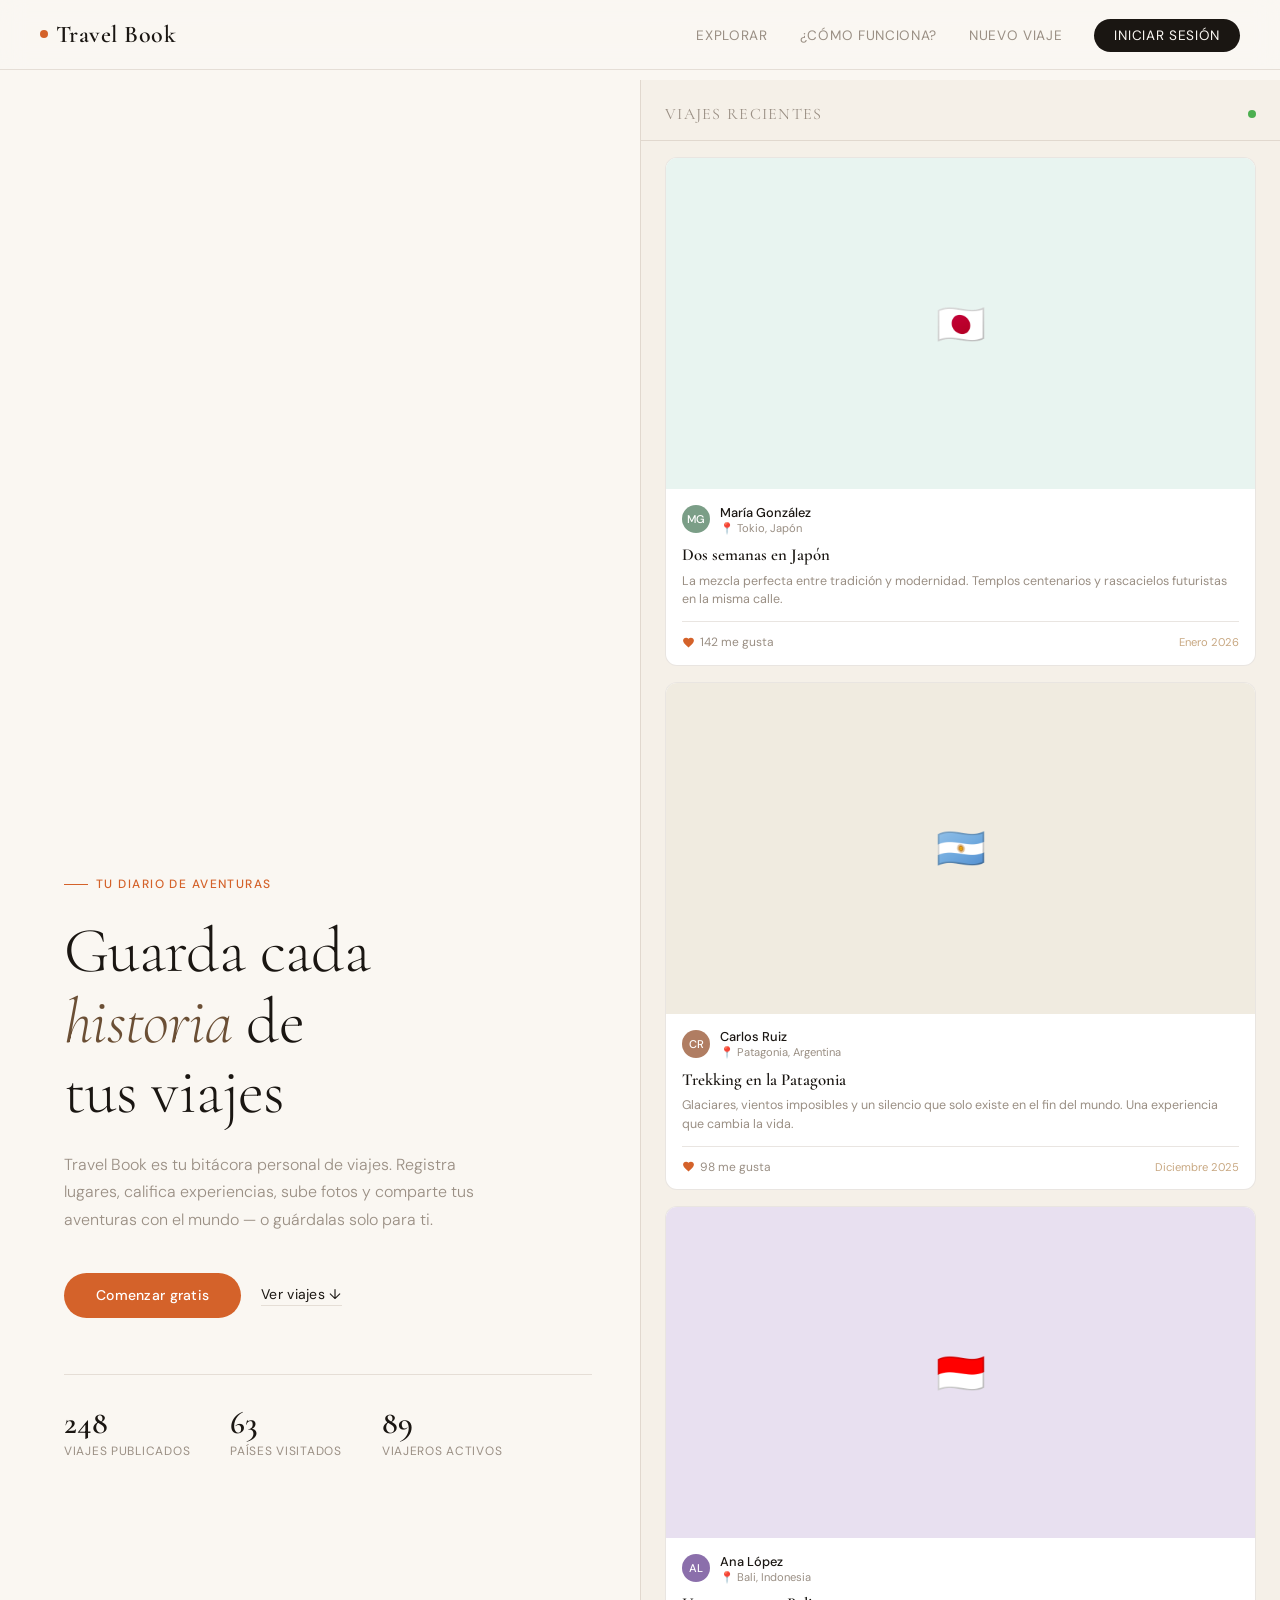
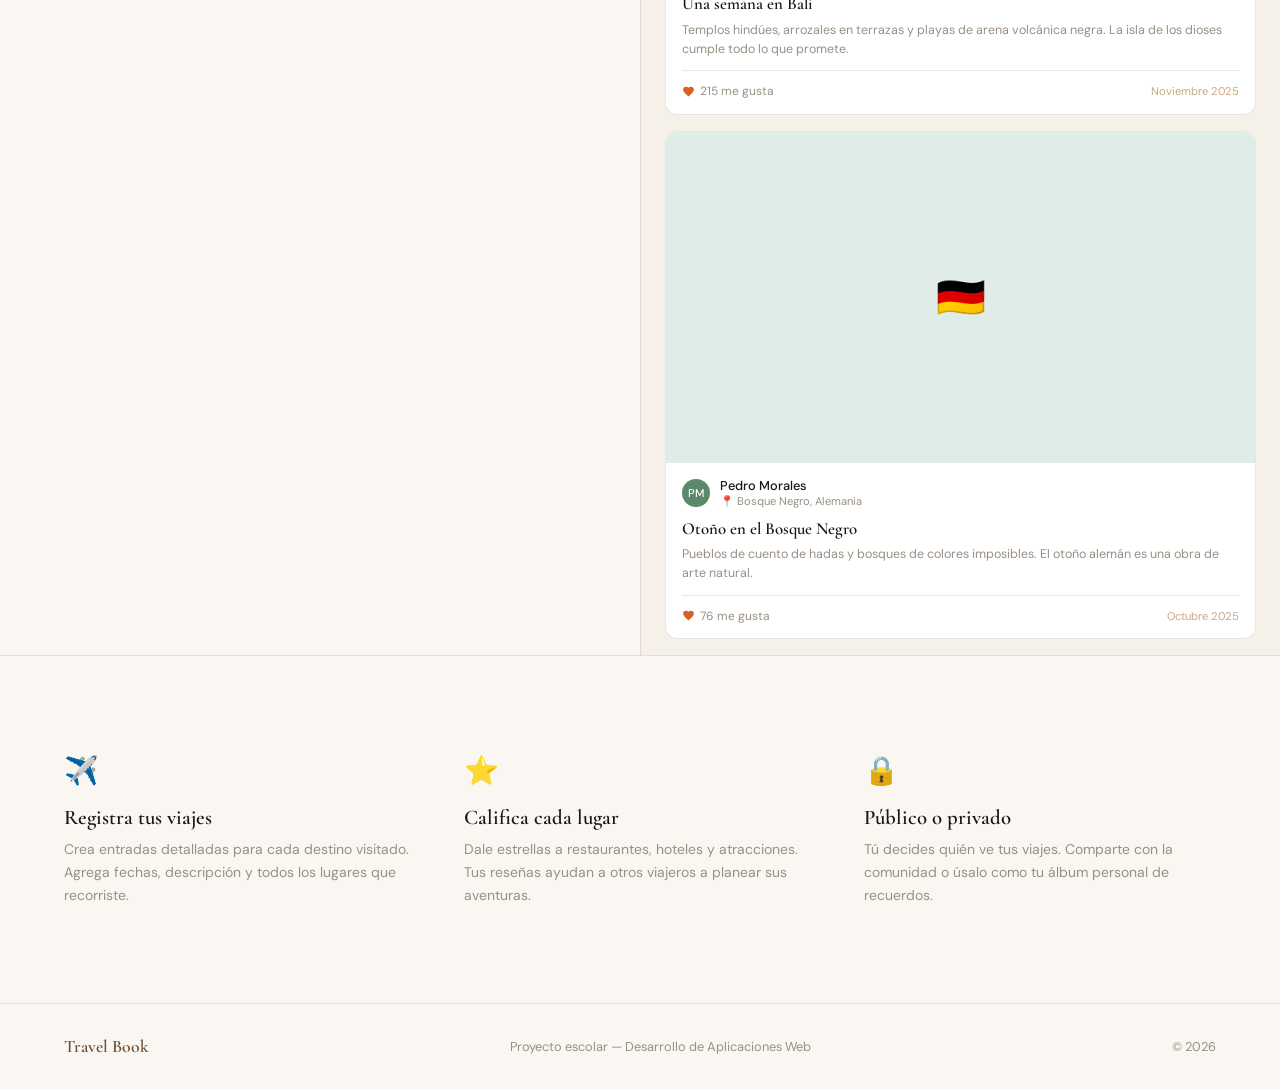
<file: index.html>
<!DOCTYPE html>
<html lang="es">

<head>
  <meta charset="UTF-8" />
  <meta name="viewport" content="width=device-width, initial-scale=1.0" />
  <title>Travel Book — Bitácora de Viajes</title>
  <link rel="preconnect" href="https://fonts.googleapis.com" />
  <link
    href="https://fonts.googleapis.com/css2?family=Cormorant+Garamond:ital,wght@0,300;0,400;0,600;1,300;1,400&family=DM+Sans:wght@300;400;500&display=swap"
    rel="stylesheet" />
  <link rel="stylesheet" href="css/styles.css" />
  <link rel="stylesheet" href="css/index.css" />
</head>

<body>

  <!-- NAVBAR -->
  <nav>
    <a href="index.html" class="nav-logo">
      <span></span> Travel Book
    </a>
    <ul class="nav-links">
      <li><a href="#explorar">Explorar</a></li>
      <li><a href="#como">¿Cómo funciona?</a></li>
      <li><a href="nuevo-viaje.html">Nuevo viaje</a></li>

      <!-- Sin sesión -->
      <li id="nav-login-item">
        <a href="login.html" class="nav-cta">Iniciar sesión</a>
      </li>

      <!-- Con sesión (oculto por defecto) -->
      <li id="nav-user-item" style="display:none; align-items:center; gap:0.75rem;">
        <span id="nav-username" style="font-size:0.85rem; color:var(--muted);"></span>
        <a href="#" id="btn-logout" class="nav-cta" style="background:var(--brown) !important;">
          Cerrar sesión
        </a>
      </li>
    </ul>
  </nav>

  <!-- HERO -->
  <section class="hero">

    <!-- Izquierda: texto -->
    <div class="hero-left">
      <div class="hero-tag">Tu diario de aventuras</div>

      <h1 class="hero-title">
        Guarda cada<br>
        <em>historia</em> de<br>
        tus viajes
      </h1>

      <p class="hero-desc">
        Travel Book es tu bitácora personal de viajes. Registra lugares,
        califica experiencias, sube fotos y comparte tus aventuras con
        el mundo — o guárdalas solo para ti.
      </p>

      <div class="hero-actions">
        <!-- Botón cambia según sesión -->
        <a href="registro.html" class="btn-primary" id="btn-hero">Comenzar gratis</a>
        <a href="#explorar" class="btn-ghost">Ver viajes ↓</a>
      </div>

      <div class="hero-stats">
        <div>
          <div class="stat-num">248</div>
          <div class="stat-label">Viajes publicados</div>
        </div>
        <div>
          <div class="stat-num">63</div>
          <div class="stat-label">Países visitados</div>
        </div>
        <div>
          <div class="stat-num">89</div>
          <div class="stat-label">Viajeros activos</div>
        </div>
      </div>
    </div>

    <!-- Derecha: feed de viajes -->
    <div class="hero-right">
      <div class="feed-header">
        <h3>Viajes recientes</h3>
        <div class="feed-dot"></div>
      </div>

      <div class="feed-scroll" id="explorar">

        <div class="trip-card">
          <div class="card-img-placeholder" style="background:#e8f4f0;">🇯🇵</div>
          <div class="card-body">
            <div class="card-user">
              <div class="avatar" style="background:#7b9e87;">MG</div>
              <div>
                <div class="card-user-name">María González</div>
                <div class="card-user-loc">📍 Tokio, Japón</div>
              </div>
            </div>
            <div class="card-title">Dos semanas en Japón</div>
            <div class="card-desc">La mezcla perfecta entre tradición y modernidad. Templos centenarios y rascacielos
              futuristas en la misma calle.</div>
            <div class="card-footer">
              <div class="card-likes">
                <svg viewBox="0 0 24 24" fill="#d4622a">
                  <path
                    d="M12 21.35l-1.45-1.32C5.4 15.36 2 12.28 2 8.5 2 5.42 4.42 3 7.5 3c1.74 0 3.41.81 4.5 2.09C13.09 3.81 14.76 3 16.5 3 19.58 3 22 5.42 22 8.5c0 3.78-3.4 6.86-8.55 11.54L12 21.35z" />
                </svg>
                142 me gusta
              </div>
              <div class="card-date">Enero 2026</div>
            </div>
          </div>
        </div>

        <div class="trip-card">
          <div class="card-img-placeholder" style="background:#f0ebe0;">🇦🇷</div>
          <div class="card-body">
            <div class="card-user">
              <div class="avatar" style="background:#b07d62;">CR</div>
              <div>
                <div class="card-user-name">Carlos Ruiz</div>
                <div class="card-user-loc">📍 Patagonia, Argentina</div>
              </div>
            </div>
            <div class="card-title">Trekking en la Patagonia</div>
            <div class="card-desc">Glaciares, vientos imposibles y un silencio que solo existe en el fin del mundo. Una
              experiencia que cambia la vida.</div>
            <div class="card-footer">
              <div class="card-likes">
                <svg viewBox="0 0 24 24" fill="#d4622a">
                  <path
                    d="M12 21.35l-1.45-1.32C5.4 15.36 2 12.28 2 8.5 2 5.42 4.42 3 7.5 3c1.74 0 3.41.81 4.5 2.09C13.09 3.81 14.76 3 16.5 3 19.58 3 22 5.42 22 8.5c0 3.78-3.4 6.86-8.55 11.54L12 21.35z" />
                </svg>
                98 me gusta
              </div>
              <div class="card-date">Diciembre 2025</div>
            </div>
          </div>
        </div>

        <div class="trip-card">
          <div class="card-img-placeholder" style="background:#e8e0f0;">🇮🇩</div>
          <div class="card-body">
            <div class="card-user">
              <div class="avatar" style="background:#8b6fab;">AL</div>
              <div>
                <div class="card-user-name">Ana López</div>
                <div class="card-user-loc">📍 Bali, Indonesia</div>
              </div>
            </div>
            <div class="card-title">Una semana en Bali</div>
            <div class="card-desc">Templos hindúes, arrozales en terrazas y playas de arena volcánica negra. La isla de
              los dioses cumple todo lo que promete.</div>
            <div class="card-footer">
              <div class="card-likes">
                <svg viewBox="0 0 24 24" fill="#d4622a">
                  <path
                    d="M12 21.35l-1.45-1.32C5.4 15.36 2 12.28 2 8.5 2 5.42 4.42 3 7.5 3c1.74 0 3.41.81 4.5 2.09C13.09 3.81 14.76 3 16.5 3 19.58 3 22 5.42 22 8.5c0 3.78-3.4 6.86-8.55 11.54L12 21.35z" />
                </svg>
                215 me gusta
              </div>
              <div class="card-date">Noviembre 2025</div>
            </div>
          </div>
        </div>

        <div class="trip-card">
          <div class="card-img-placeholder" style="background:#e0ece8;">🇩🇪</div>
          <div class="card-body">
            <div class="card-user">
              <div class="avatar" style="background:#5a8a6a;">PM</div>
              <div>
                <div class="card-user-name">Pedro Morales</div>
                <div class="card-user-loc">📍 Bosque Negro, Alemania</div>
              </div>
            </div>
            <div class="card-title">Otoño en el Bosque Negro</div>
            <div class="card-desc">Pueblos de cuento de hadas y bosques de colores imposibles. El otoño alemán es una
              obra de arte natural.</div>
            <div class="card-footer">
              <div class="card-likes">
                <svg viewBox="0 0 24 24" fill="#d4622a">
                  <path
                    d="M12 21.35l-1.45-1.32C5.4 15.36 2 12.28 2 8.5 2 5.42 4.42 3 7.5 3c1.74 0 3.41.81 4.5 2.09C13.09 3.81 14.76 3 16.5 3 19.58 3 22 5.42 22 8.5c0 3.78-3.4 6.86-8.55 11.54L12 21.35z" />
                </svg>
                76 me gusta
              </div>
              <div class="card-date">Octubre 2025</div>
            </div>
          </div>
        </div>

      </div>
    </div>
  </section>

  <!-- FEATURES -->
  <section class="features" id="como">
    <div class="feature">
      <div class="feature-icon">✈️</div>
      <div class="feature-title">Registra tus viajes</div>
      <div class="feature-desc">Crea entradas detalladas para cada destino visitado. Agrega fechas, descripción y todos
        los lugares que recorriste.</div>
    </div>
    <div class="feature">
      <div class="feature-icon">⭐</div>
      <div class="feature-title">Califica cada lugar</div>
      <div class="feature-desc">Dale estrellas a restaurantes, hoteles y atracciones. Tus reseñas ayudan a otros
        viajeros a planear sus aventuras.</div>
    </div>
    <div class="feature">
      <div class="feature-icon">🔒</div>
      <div class="feature-title">Público o privado</div>
      <div class="feature-desc">Tú decides quién ve tus viajes. Comparte con la comunidad o úsalo como tu álbum personal
        de recuerdos.</div>
    </div>
  </section>

  <!-- FOOTER -->
  <footer>
    <div class="footer-logo">Travel Book</div>
    <p>Proyecto escolar — Desarrollo de Aplicaciones Web</p>
    <p>© 2026</p>
  </footer>

  <script>
    const sesion = JSON.parse(localStorage.getItem('tb_sesion') || 'null')

    if (sesion) {
      // Hay sesión: mostrar nombre y botón cerrar sesión
      document.getElementById('nav-login-item').style.display = 'none'
      document.getElementById('nav-user-item').style.display = 'flex'
      document.getElementById('nav-username').textContent = '👋 ' + sesion.nombre.split(' ')[0]

      // Botón hero cambia a "Añadir viaje"
      const btnHero = document.getElementById('btn-hero')
      btnHero.textContent = 'Añadir viaje'
      btnHero.href = 'nuevo-viaje.html'

      // Cerrar sesión
      document.getElementById('btn-logout').addEventListener('click', e => {
        e.preventDefault()
        localStorage.removeItem('tb_sesion')
        window.location.reload()
      })
    }
  </script>

</body>

</html>
</file>
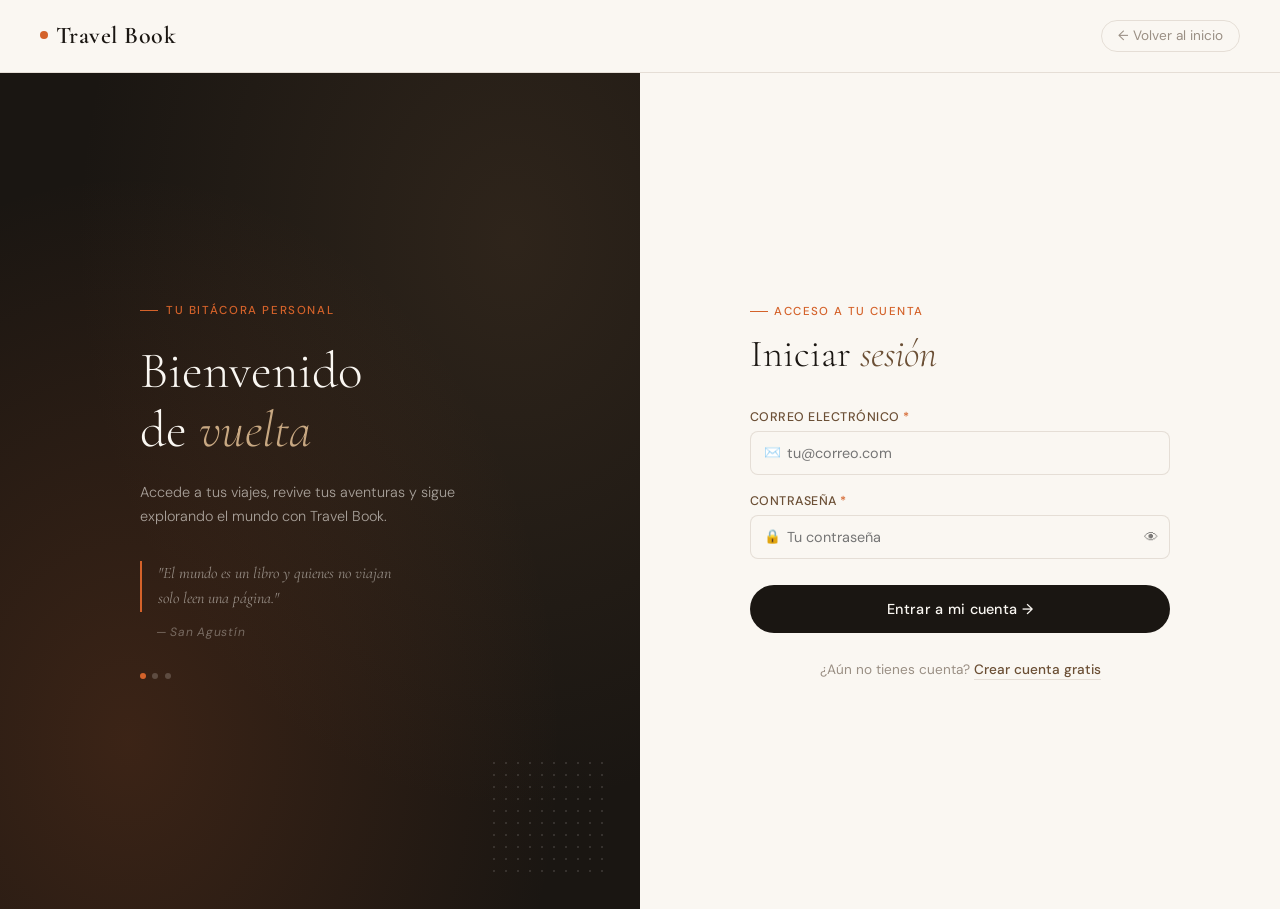
<file: login.html>
<!DOCTYPE html>
<html lang="es">
<head>
  <meta charset="UTF-8" />
  <meta name="viewport" content="width=device-width, initial-scale=1.0" />
  <title>Iniciar sesión — Travel Book</title>
  <link rel="preconnect" href="https://fonts.googleapis.com" />
  <link href="https://fonts.googleapis.com/css2?family=Cormorant+Garamond:ital,wght@0,300;0,400;0,600;1,300;1,400&family=DM+Sans:wght@300;400;500&display=swap" rel="stylesheet" />
  <link rel="stylesheet" href="css/styles.css" />
  <link rel="stylesheet" href="css/auth.css" />
</head>
<body>

  <!-- NAVBAR -->
  <nav>
    <a href="index.html" class="nav-logo"><span></span> Travel Book</a>
    <a href="index.html" class="nav-back">← Volver al inicio</a>
  </nav>

  <div class="auth-page">

    <!-- Panel izquierdo: decorativo -->
    <div class="auth-aside">
      <div class="aside-inner">
        <div class="aside-tag">Tu bitácora personal</div>
        <h2 class="aside-title">Bienvenido<br>de <em>vuelta</em></h2>
        <p class="aside-desc">Accede a tus viajes, revive tus aventuras y sigue explorando el mundo con Travel Book.</p>
        <div class="aside-quotes">
          <blockquote>"El mundo es un libro y quienes no viajan<br>solo leen una página."</blockquote>
          <cite>— San Agustín</cite>
        </div>
        <div class="aside-dots">
          <span></span><span></span><span></span>
        </div>
      </div>
    </div>

    <!-- Panel derecho: formulario -->
    <div class="auth-main">
      <div class="auth-card">

        <div class="auth-header">
          <div class="page-tag">Acceso a tu cuenta</div>
          <h1 class="page-title">Iniciar <em>sesión</em></h1>
        </div>

        <!-- Banner error -->
        <div class="error-banner" id="errorBanner">
          ❌ &nbsp; <span id="errorMsg">Credenciales incorrectas.</span>
        </div>

        <form id="loginForm" novalidate>

          <div class="form-group">
            <label class="required" for="email">Correo electrónico</label>
            <div class="input-wrap">
              <span class="input-icon">✉️</span>
              <input type="email" id="email" name="email"
                placeholder="tu@correo.com" autocomplete="email" />
            </div>
            <span class="field-error" id="email-error">Ingresa un correo válido</span>
          </div>

          <div class="form-group">
            <label class="required" for="password">Contraseña</label>
            <div class="input-wrap">
              <span class="input-icon">🔒</span>
              <input type="password" id="password" name="password"
                placeholder="Tu contraseña" autocomplete="current-password" />
              <button type="button" class="toggle-pass" id="togglePass" title="Mostrar contraseña">👁</button>
            </div>
            <span class="field-error" id="password-error">Ingresa tu contraseña</span>
          </div>

          <button type="submit" class="btn-submit" id="submitBtn">
            Entrar a mi cuenta →
          </button>

        </form>

        <div class="auth-footer">
          <p>¿Aún no tienes cuenta? <a href="registro.html">Crear cuenta gratis</a></p>
        </div>

      </div>
    </div>

  </div>

  <script>
    // Redirigir si ya hay sesión
    if (localStorage.getItem('tb_sesion')) {
      window.location.href = 'index.html'
    }

    // Toggle mostrar contraseña
    document.getElementById('togglePass').addEventListener('click', () => {
      const inp = document.getElementById('password')
      inp.type = inp.type === 'password' ? 'text' : 'password'
    })

    // Validación
    function validate() {
      let ok = true
      const emailEl = document.getElementById('email')
      const passEl  = document.getElementById('password')

      const emailBad = !emailEl.value || !/^[^\s@]+@[^\s@]+\.[^\s@]+$/.test(emailEl.value)
      emailEl.classList.toggle('error', emailBad)
      document.getElementById('email-error').classList.toggle('visible', emailBad)
      if (emailBad) ok = false

      const passBad = !passEl.value || passEl.value.length < 1
      passEl.classList.toggle('error', passBad)
      document.getElementById('password-error').classList.toggle('visible', passBad)
      if (passBad) ok = false

      return ok
    }

    function mostrarError(msg) {
      document.getElementById('errorMsg').textContent = msg
      document.getElementById('errorBanner').classList.add('visible')
    }

    // Submit
    document.getElementById('loginForm').addEventListener('submit', async e => {
      e.preventDefault()
      if (!validate()) return

      const btn = document.getElementById('submitBtn')
      btn.disabled = true
      btn.textContent = 'Verificando...'
      document.getElementById('errorBanner').classList.remove('visible')

      const payload = {
        email:    document.getElementById('email').value.trim(),
        password: document.getElementById('password').value
      }

      try {
        const res = await fetch('api/login.php', {
          method:  'POST',
          headers: { 'Content-Type': 'application/json' },
          body:    JSON.stringify(payload)
        })

        const data = await res.json()

        if (!res.ok) {
          throw new Error(data.mensaje || 'Credenciales incorrectas.')
        }

        // Guardar sesión en localStorage (id, nombre, username)
        localStorage.setItem('tb_sesion', JSON.stringify({
          id:       data.usuario.id,
          nombre:   data.usuario.nombre,
          username: data.usuario.username
        }))

        // Redirigir
        window.location.href = 'index.html'

      } catch (err) {
        btn.disabled = false
        btn.textContent = 'Entrar a mi cuenta →'
        mostrarError(err.message || 'No se pudo conectar con el servidor.')
      }
    })
  </script>

</body>
</html>
</file>
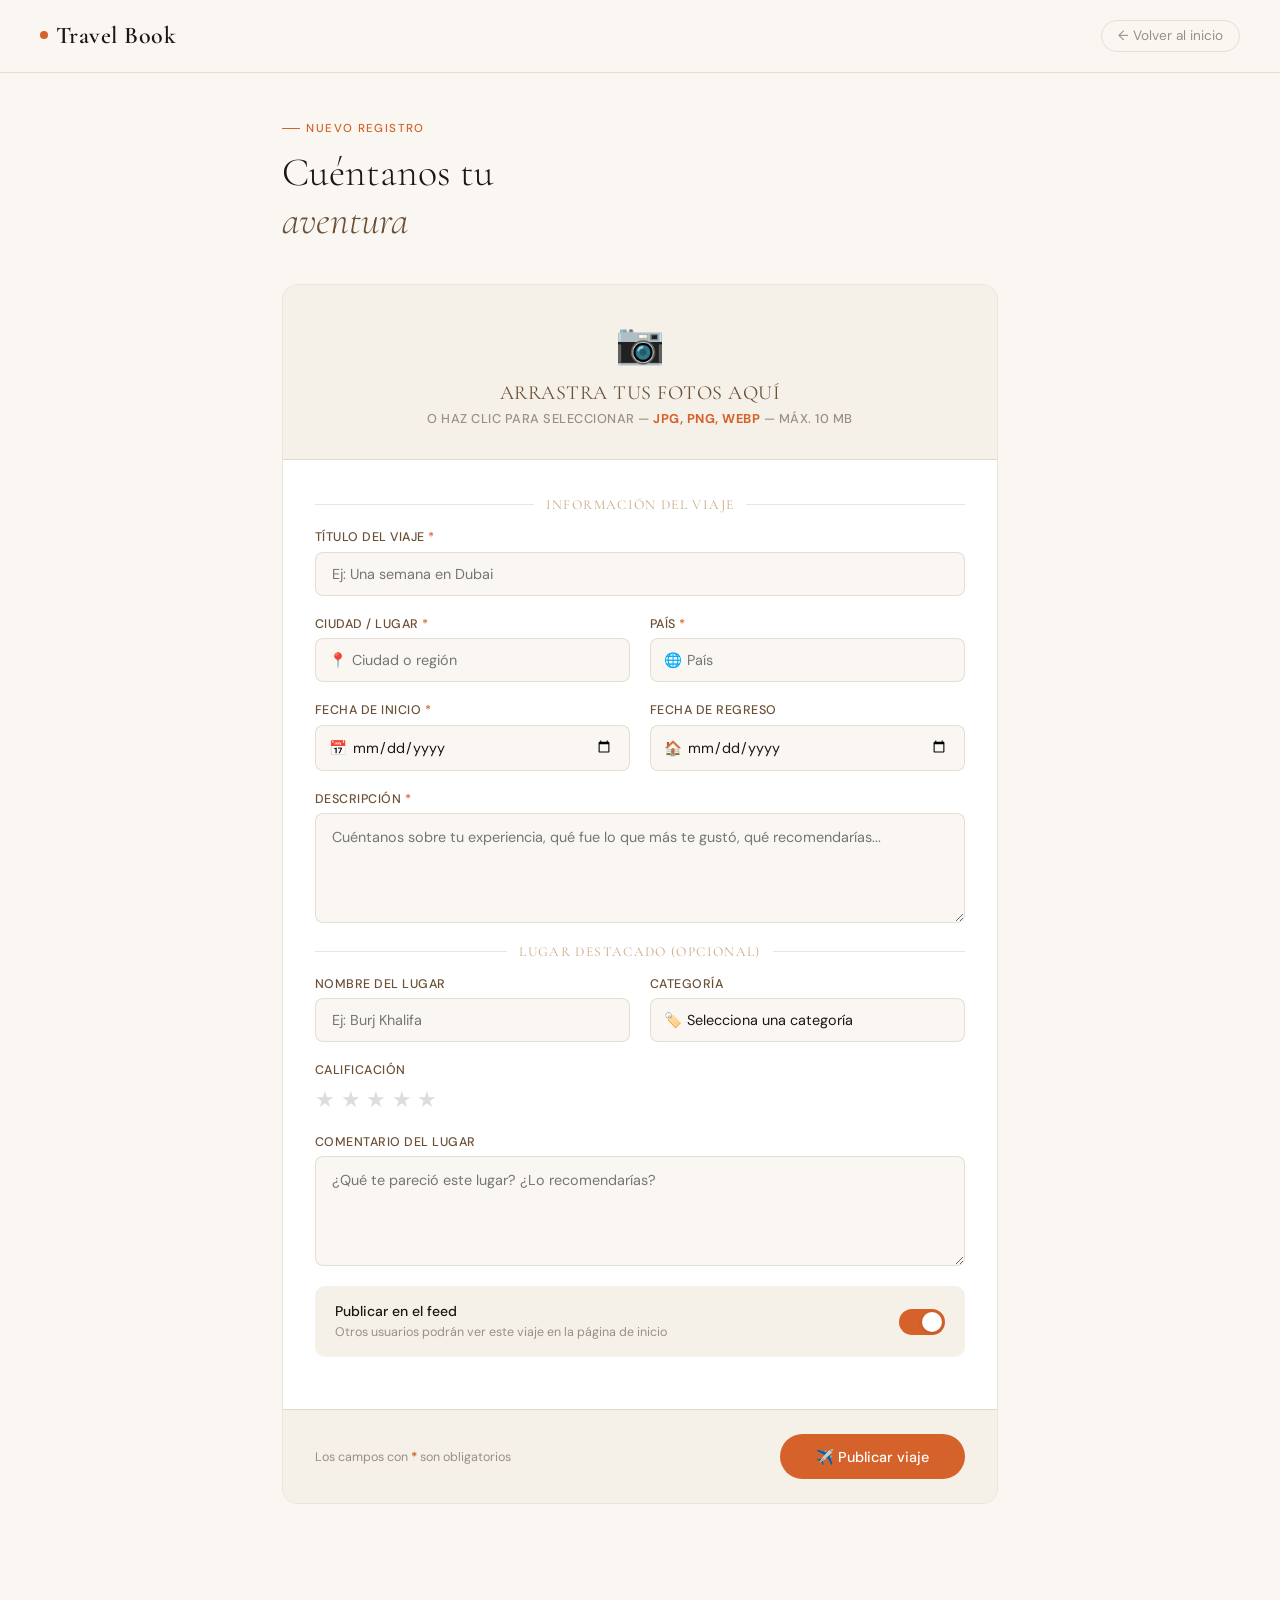
<file: nuevo-viaje.html>
<!DOCTYPE html>
<html lang="es">

<head>
  <meta charset="UTF-8" />
  <meta name="viewport" content="width=device-width, initial-scale=1.0" />
  <title>Nuevo Viaje — Travel Book</title>
  <link rel="preconnect" href="https://fonts.googleapis.com" />
  <link
    href="https://fonts.googleapis.com/css2?family=Cormorant+Garamond:ital,wght@0,300;0,400;0,600;1,300;1,400&family=DM+Sans:wght@300;400;500&display=swap"
    rel="stylesheet" />
  <link rel="stylesheet" href="css/styles.css" />
  <link rel="stylesheet" href="css/nuevo-viaje.css" />
</head>

<body>

  <!-- NAVBAR -->
  <nav>
    <a href="index.html" class="nav-logo"><span></span> Travel Book</a>
    <a href="index.html" class="nav-back">← Volver al inicio</a>
  </nav>

  <div class="page">

    <!-- Encabezado -->
    <div class="page-header">
      <div class="page-tag">Nuevo registro</div>
      <h1 class="page-title">Cuéntanos tu<br><em>aventura</em></h1>
    </div>

    <!-- Banner de éxito -->
    <div class="success-banner" id="successBanner">
      ✅ &nbsp; ¡Viaje publicado con éxito! Redirigiendo al inicio...
    </div>

    <!-- FORMULARIO -->
    <form class="form-card" id="tripForm" novalidate>

      <!-- Upload de fotos -->
      <label class="upload-zone" for="fotoInput">
        <div class="upload-icon">📷</div>
        <span class="upload-label">Arrastra tus fotos aquí</span>
        <span class="upload-hint">o haz clic para seleccionar — <strong>JPG, PNG, WEBP</strong> — máx. 10 MB</span>
        <input type="file" id="fotoInput" accept="image/*" multiple />
      </label>

      <div class="preview-grid" id="previewGrid"></div>

      <!-- Cuerpo del formulario -->
      <div class="form-body">

        <div class="section-sep">Información del viaje</div>

        <div class="form-grid">

          <div class="form-group full">
            <label class="required" for="titulo">Título del viaje</label>
            <input type="text" id="titulo" name="titulo" placeholder="Ej: Una semana en Dubai" maxlength="120" />
            <span class="field-error" id="titulo-error">Este campo es obligatorio</span>
          </div>

          <div class="form-group">
            <label class="required" for="ciudad">Ciudad / Lugar</label>
            <div class="input-wrap">
              <span class="input-icon">📍</span>
              <input type="text" id="ciudad" name="ciudad" placeholder="Ciudad o región" />
            </div>
            <span class="field-error" id="ciudad-error">Este campo es obligatorio</span>
          </div>

          <div class="form-group">
            <label class="required" for="pais">País</label>
            <div class="input-wrap">
              <span class="input-icon">🌐</span>
              <input type="text" id="pais" name="pais" placeholder="País" />
            </div>
            <span class="field-error" id="pais-error">Este campo es obligatorio</span>
          </div>

          <div class="form-group">
            <label class="required" for="fechaInicio">Fecha de inicio</label>
            <div class="input-wrap">
              <span class="input-icon">📅</span>
              <input type="date" id="fechaInicio" name="fechaInicio" />
            </div>
            <span class="field-error" id="fechaInicio-error">Selecciona una fecha</span>
          </div>

          <div class="form-group">
            <label for="fechaFin">Fecha de regreso</label>
            <div class="input-wrap">
              <span class="input-icon">🏠</span>
              <input type="date" id="fechaFin" name="fechaFin" />
            </div>
          </div>

          <div class="form-group full">
            <label class="required" for="descripcion">Descripción</label>
            <textarea id="descripcion" name="descripcion"
              placeholder="Cuéntanos sobre tu experiencia, qué fue lo que más te gustó, qué recomendarías..."
              maxlength="600"></textarea>
            <span class="field-error" id="descripcion-error">Escribe al menos 20 caracteres</span>
          </div>

        </div>

        <div class="section-sep">Lugar destacado (opcional)</div>

        <div class="form-grid">

          <div class="form-group">
            <label for="lugarNombre">Nombre del lugar</label>
            <input type="text" id="lugarNombre" name="lugarNombre" placeholder="Ej: Burj Khalifa" />
          </div>

          <div class="form-group">
            <label for="categoria">Categoría</label>
            <div class="input-wrap">
              <span class="input-icon">🏷️</span>
              <select id="categoria" name="categoria">
                <option value="">Selecciona una categoría</option>
                <option value="restaurante">🍽️ Restaurante</option>
                <option value="hotel">🏨 Hotel</option>
                <option value="atraccion">🎡 Atracción turística</option>
                <option value="playa">🏖️ Playa</option>
                <option value="museo">🏛️ Museo</option>
                <option value="otro">📌 Otro</option>
              </select>
            </div>
          </div>

          <div class="form-group full">
            <label>Calificación</label>
            <div class="stars-group" id="starsGroup">
              <span class="star-label" data-val="1">★</span>
              <span class="star-label" data-val="2">★</span>
              <span class="star-label" data-val="3">★</span>
              <span class="star-label" data-val="4">★</span>
              <span class="star-label" data-val="5">★</span>
              <input type="hidden" id="calificacion" name="calificacion" value="0" />
            </div>
          </div>

          <div class="form-group full">
            <label for="comentarioLugar">Comentario del lugar</label>
            <textarea id="comentarioLugar" name="comentarioLugar"
              placeholder="¿Qué te pareció este lugar? ¿Lo recomendarías?" rows="3" maxlength="300"></textarea>
          </div>

        </div>

        <!-- Toggle visibilidad -->
        <div class="toggle-row">
          <div class="toggle-info">
            <p>Publicar en el feed</p>
            <small>Otros usuarios podrán ver este viaje en la página de inicio</small>
          </div>
          <label class="toggle">
            <input type="checkbox" id="esPublico" name="esPublico" checked />
            <div class="toggle-track"></div>
            <div class="toggle-thumb"></div>
          </label>
        </div>

      </div>

      <!-- Footer del formulario -->
      <div class="form-footer">
        <p class="form-footer-hint">Los campos con <strong>*</strong> son obligatorios</p>
        <button type="submit" class="btn-submit" id="submitBtn">
          ✈️ Publicar viaje
        </button>
      </div>

    </form>
  </div>

  <script>
    // ── Preview de fotos ──
    const fotoInput = document.getElementById('fotoInput')
    const previewGrid = document.getElementById('previewGrid')

    fotoInput.addEventListener('change', () => {
      previewGrid.innerHTML = ''
      const files = Array.from(fotoInput.files)
      if (!files.length) { previewGrid.classList.remove('visible'); return }
      previewGrid.classList.add('visible')
      files.forEach(file => {
        const reader = new FileReader()
        reader.onload = e => {
          const item = document.createElement('div')
          item.className = 'preview-item'
          item.innerHTML = `<img src="${e.target.result}" /><button class="preview-remove" type="button">✕</button>`
          item.querySelector('.preview-remove').onclick = () => {
            item.remove()
            if (!previewGrid.children.length) previewGrid.classList.remove('visible')
          }
          previewGrid.appendChild(item)
        }
        reader.readAsDataURL(file)
      })
    })

    // ── Rating stars ──
    let rating = 0
    const stars = document.querySelectorAll('.star-label')
    const ratingInput = document.getElementById('calificacion')

    stars.forEach(star => {
      star.addEventListener('mouseover', () => {
        stars.forEach(s => s.classList.toggle('active', s.dataset.val <= star.dataset.val))
      })
      star.addEventListener('mouseout', () => {
        stars.forEach(s => s.classList.toggle('active', s.dataset.val <= rating))
      })
      star.addEventListener('click', () => {
        rating = parseInt(star.dataset.val)
        ratingInput.value = rating
        stars.forEach(s => s.classList.toggle('active', s.dataset.val <= rating))
      })
    })

    // ── Validación ──
    function validate() {
      let ok = true
      const campos = [
        { id: 'titulo', min: 2 },
        { id: 'ciudad', min: 1 },
        { id: 'pais', min: 1 },
        { id: 'fechaInicio', min: 1 },
        { id: 'descripcion', min: 20 },
      ]
      campos.forEach(({ id, min }) => {
        const el = document.getElementById(id)
        const err = document.getElementById(id + '-error')
        const bad = !el.value || el.value.trim().length < min
        el.classList.toggle('error', bad)
        err.classList.toggle('visible', bad)
        if (bad) ok = false
      })
      return ok
    }

    // ── Submit ──
    document.getElementById('tripForm').addEventListener('submit', e => {
      e.preventDefault()
      if (!validate()) return
      const btn = document.getElementById('submitBtn')
      btn.disabled = true
      btn.textContent = 'Publicando...'
      setTimeout(() => {
        document.getElementById('successBanner').classList.add('visible')
        btn.textContent = '✅ Publicado'
        window.scrollTo({ top: 0, behavior: 'smooth' })
        setTimeout(() => { window.location.href = 'index.html' }, 2000)
      }, 1200)
    })
  </script>

</body>

</html>
</file>
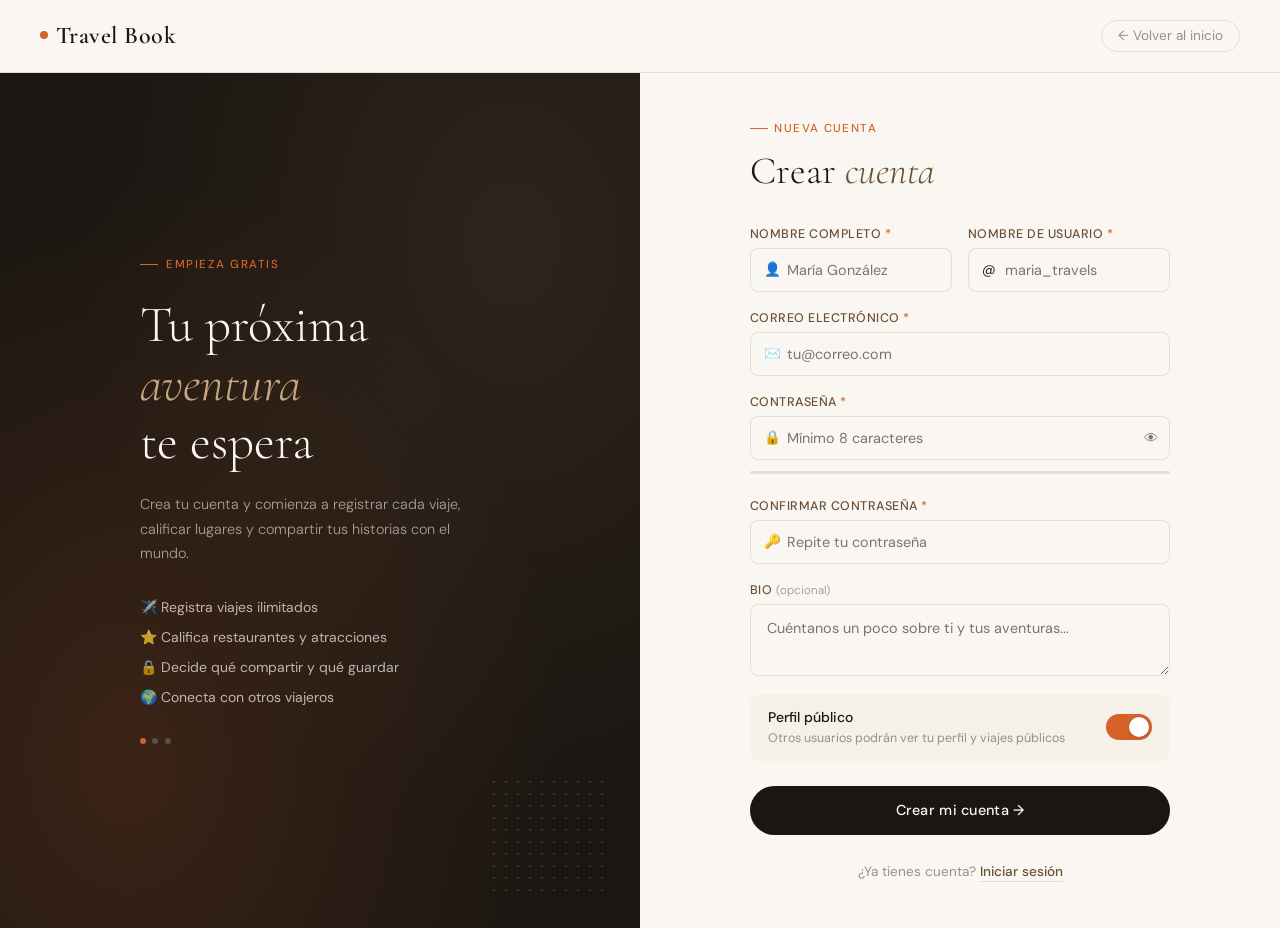
<file: registro.html>
<!DOCTYPE html>
<html lang="es">
<head>
  <meta charset="UTF-8" />
  <meta name="viewport" content="width=device-width, initial-scale=1.0" />
  <title>Crear cuenta — Travel Book</title>
  <link rel="preconnect" href="https://fonts.googleapis.com" />
  <link href="https://fonts.googleapis.com/css2?family=Cormorant+Garamond:ital,wght@0,300;0,400;0,600;1,300;1,400&family=DM+Sans:wght@300;400;500&display=swap" rel="stylesheet" />
  <link rel="stylesheet" href="css/styles.css" />
  <link rel="stylesheet" href="css/auth.css" />
</head>
<body>

  <!-- NAVBAR -->
  <nav>
    <a href="index.html" class="nav-logo"><span></span> Travel Book</a>
    <a href="index.html" class="nav-back">← Volver al inicio</a>
  </nav>

  <div class="auth-page">

    <!-- Panel izquierdo: decorativo -->
    <div class="auth-aside">
      <div class="aside-inner">
        <div class="aside-tag">Empieza gratis</div>
        <h2 class="aside-title">Tu próxima<br><em>aventura</em><br>te espera</h2>
        <p class="aside-desc">Crea tu cuenta y comienza a registrar cada viaje, calificar lugares y compartir tus historias con el mundo.</p>
        <ul class="aside-benefits">
          <li>✈️ Registra viajes ilimitados</li>
          <li>⭐ Califica restaurantes y atracciones</li>
          <li>🔒 Decide qué compartir y qué guardar</li>
          <li>🌍 Conecta con otros viajeros</li>
        </ul>
        <div class="aside-dots">
          <span></span><span></span><span></span>
        </div>
      </div>
    </div>

    <!-- Panel derecho: formulario -->
    <div class="auth-main">
      <div class="auth-card">

        <div class="auth-header">
          <div class="page-tag">Nueva cuenta</div>
          <h1 class="page-title">Crear <em>cuenta</em></h1>
        </div>

        <!-- Banner éxito -->
        <div class="success-banner" id="successBanner">
          ✅ &nbsp; ¡Cuenta creada! Redirigiendo...
        </div>

        <!-- Banner error -->
        <div class="error-banner" id="errorBanner">
          ❌ &nbsp; <span id="errorMsg">Ocurrió un error al crear la cuenta.</span>
        </div>

        <form id="registroForm" novalidate>

          <div class="form-grid-auth">

            <div class="form-group">
              <label class="required" for="nombre">Nombre completo</label>
              <div class="input-wrap">
                <span class="input-icon">👤</span>
                <input type="text" id="nombre" name="nombre"
                  placeholder="María González" maxlength="100" autocomplete="name" />
              </div>
              <span class="field-error" id="nombre-error">Ingresa tu nombre</span>
            </div>

            <div class="form-group">
              <label class="required" for="username">Nombre de usuario</label>
              <div class="input-wrap">
                <span class="input-icon">@</span>
                <input type="text" id="username" name="username"
                  placeholder="maria_travels" maxlength="50"
                  autocomplete="username" pattern="[a-zA-Z0-9_]+" />
              </div>
              <span class="field-error" id="username-error">Solo letras, números y _</span>
            </div>

          </div>

          <div class="form-group">
            <label class="required" for="email">Correo electrónico</label>
            <div class="input-wrap">
              <span class="input-icon">✉️</span>
              <input type="email" id="email" name="email"
                placeholder="tu@correo.com" autocomplete="email" />
            </div>
            <span class="field-error" id="email-error">Ingresa un correo válido</span>
          </div>

          <div class="form-group">
            <label class="required" for="password">Contraseña</label>
            <div class="input-wrap">
              <span class="input-icon">🔒</span>
              <input type="password" id="password" name="password"
                placeholder="Mínimo 8 caracteres" autocomplete="new-password" />
              <button type="button" class="toggle-pass" id="togglePass" title="Mostrar contraseña">👁</button>
            </div>
            <span class="field-error" id="password-error">Mínimo 8 caracteres</span>
            <!-- Indicador de fuerza -->
            <div class="strength-bar" id="strengthBar">
              <div class="strength-fill" id="strengthFill"></div>
            </div>
            <span class="strength-label" id="strengthLabel"></span>
          </div>

          <div class="form-group">
            <label class="required" for="passwordConf">Confirmar contraseña</label>
            <div class="input-wrap">
              <span class="input-icon">🔑</span>
              <input type="password" id="passwordConf" name="passwordConf"
                placeholder="Repite tu contraseña" autocomplete="new-password" />
            </div>
            <span class="field-error" id="passwordConf-error">Las contraseñas no coinciden</span>
          </div>

          <div class="form-group">
            <label for="bio">Bio <span class="label-opt">(opcional)</span></label>
            <textarea id="bio" name="bio"
              placeholder="Cuéntanos un poco sobre ti y tus aventuras..."
              rows="2" maxlength="300"></textarea>
          </div>

          <div class="toggle-row">
            <div class="toggle-info">
              <p>Perfil público</p>
              <small>Otros usuarios podrán ver tu perfil y viajes públicos</small>
            </div>
            <label class="toggle">
              <input type="checkbox" id="esPublico" name="esPublico" checked />
              <div class="toggle-track"></div>
              <div class="toggle-thumb"></div>
            </label>
          </div>

          <button type="submit" class="btn-submit" id="submitBtn">
            Crear mi cuenta →
          </button>

        </form>

        <div class="auth-footer">
          <p>¿Ya tienes cuenta? <a href="login.html">Iniciar sesión</a></p>
        </div>

      </div>
    </div>

  </div>

  <script>
    // Redirigir si ya hay sesión
    if (localStorage.getItem('tb_sesion')) {
      window.location.href = 'index.html'
    }

    // Toggle contraseña
    document.getElementById('togglePass').addEventListener('click', () => {
      const inp = document.getElementById('password')
      inp.type = inp.type === 'password' ? 'text' : 'password'
    })

    // Fuerza de contraseña
    document.getElementById('password').addEventListener('input', function() {
      const val = this.value
      const fill  = document.getElementById('strengthFill')
      const label = document.getElementById('strengthLabel')
      let score = 0
      if (val.length >= 8)               score++
      if (/[A-Z]/.test(val))             score++
      if (/[0-9]/.test(val))             score++
      if (/[^A-Za-z0-9]/.test(val))      score++
      const levels = [
        { w: '0%',   color: 'transparent', txt: '' },
        { w: '25%',  color: '#e74c3c',     txt: 'Débil' },
        { w: '50%',  color: '#f39c12',     txt: 'Regular' },
        { w: '75%',  color: '#f1c40f',     txt: 'Buena' },
        { w: '100%', color: '#27ae60',     txt: 'Fuerte' },
      ]
      const lv = levels[score] || levels[0]
      fill.style.width       = lv.w
      fill.style.background  = lv.color
      label.textContent      = lv.txt
      label.style.color      = lv.color
    })

    // Validación
    function validate() {
      let ok = true

      const checks = [
        {
          id: 'nombre',
          test: v => v.trim().length >= 2,
          msg: 'Ingresa tu nombre completo'
        },
        {
          id: 'username',
          test: v => /^[a-zA-Z0-9_]{3,50}$/.test(v.trim()),
          msg: 'Solo letras, números y _ (mín. 3 caracteres)'
        },
        {
          id: 'email',
          test: v => /^[^\s@]+@[^\s@]+\.[^\s@]+$/.test(v),
          msg: 'Ingresa un correo válido'
        },
        {
          id: 'password',
          test: v => v.length >= 8,
          msg: 'Mínimo 8 caracteres'
        },
        {
          id: 'passwordConf',
          test: v => v === document.getElementById('password').value,
          msg: 'Las contraseñas no coinciden'
        },
      ]

      checks.forEach(({ id, test, msg }) => {
        const el  = document.getElementById(id)
        const err = document.getElementById(id + '-error')
        const bad = !test(el.value)
        el.classList.toggle('error', bad)
        if (err) {
          err.textContent = msg
          err.classList.toggle('visible', bad)
        }
        if (bad) ok = false
      })

      return ok
    }

    function mostrarError(msg) {
      document.getElementById('errorMsg').textContent = msg
      document.getElementById('errorBanner').classList.add('visible')
      window.scrollTo({ top: 0, behavior: 'smooth' })
    }

    // Submit
    document.getElementById('registroForm').addEventListener('submit', async e => {
      e.preventDefault()
      if (!validate()) return

      const btn = document.getElementById('submitBtn')
      btn.disabled = true
      btn.textContent = 'Creando cuenta...'
      document.getElementById('errorBanner').classList.remove('visible')

      // Payload acorde al schema: tabla usuarios
      const payload = {
        nombre:    document.getElementById('nombre').value.trim(),
        username:  document.getElementById('username').value.trim(),
        email:     document.getElementById('email').value.trim(),
        password:  document.getElementById('password').value,
        bio:       document.getElementById('bio').value.trim() || null,
        es_publico: document.getElementById('esPublico').checked ? 1 : 0
      }

      try {
        const res = await fetch('api/registro.php', {
          method:  'POST',
          headers: { 'Content-Type': 'application/json' },
          body:    JSON.stringify(payload)
        })

        const data = await res.json()

        if (!res.ok) {
          throw new Error(data.mensaje || `Error del servidor (${res.status})`)
        }

        // Guardar sesión y redirigir
        localStorage.setItem('tb_sesion', JSON.stringify({
          id:       data.usuario.id,
          nombre:   data.usuario.nombre,
          username: data.usuario.username
        }))

        document.getElementById('successBanner').classList.add('visible')
        btn.textContent = '✅ ¡Listo!'
        setTimeout(() => { window.location.href = 'index.html' }, 1500)

      } catch (err) {
        btn.disabled = false
        btn.textContent = 'Crear mi cuenta →'
        mostrarError(err.message || 'No se pudo conectar con el servidor.')
      }
    })
  </script>

</body>
</html>
</file>
<file: css/styles.css>
/* ============================================
   styles.css — Estilos compartidos Travel Book
   ============================================ */

/* Reset */
*, *::before, *::after { box-sizing: border-box; margin: 0; padding: 0; }

/* Variables */
:root {
  --sand:   #f5f0e8;
  --cream:  #faf7f2;
  --ink:    #1a1612;
  --brown:  #6b4f35;
  --warm:   #c8a882;
  --accent: #d4622a;
  --muted:  #9a8f84;
  --border: rgba(107,79,53,0.15);
  --success:#4a8c5c;
  --error:  #c0392b;
}

/* Base */
html { scroll-behavior: smooth; }

body {
  font-family: 'DM Sans', sans-serif;
  background: var(--cream);
  color: var(--ink);
  min-height: 100vh;
  overflow-x: hidden;
}

/* ── NAVBAR ── */
nav {
  display: flex;
  align-items: center;
  justify-content: space-between;
  padding: 1.25rem 2.5rem;
  background: rgba(250,247,242,0.85);
  backdrop-filter: blur(12px);
  border-bottom: 1px solid var(--border);
}

.nav-logo {
  font-family: 'Cormorant Garamond', serif;
  font-size: 1.5rem;
  font-weight: 600;
  letter-spacing: 0.02em;
  color: var(--ink);
  text-decoration: none;
  display: flex;
  align-items: center;
  gap: 0.5rem;
}

.nav-logo span {
  width: 8px;
  height: 8px;
  background: var(--accent);
  border-radius: 50%;
  display: inline-block;
  margin-bottom: 2px;
}

.nav-links {
  display: flex;
  align-items: center;
  gap: 2rem;
  list-style: none;
}

.nav-links a {
  font-size: 0.85rem;
  font-weight: 400;
  letter-spacing: 0.05em;
  text-transform: uppercase;
  color: var(--muted);
  text-decoration: none;
  transition: color 0.2s;
}

.nav-links a:hover { color: var(--ink); }

.nav-cta {
  background: var(--ink) !important;
  color: var(--cream) !important;
  padding: 0.5rem 1.25rem;
  border-radius: 2rem;
  transition: background 0.2s !important;
}

.nav-cta:hover { background: var(--brown) !important; }

.nav-back {
  display: flex;
  align-items: center;
  gap: 0.4rem;
  font-size: 0.85rem;
  color: var(--muted);
  text-decoration: none;
  border: 1px solid var(--border);
  padding: 0.4rem 1rem;
  border-radius: 2rem;
  transition: all 0.2s;
}

.nav-back:hover { color: var(--ink); border-color: var(--warm); }

/* ── BOTONES ── */
.btn-primary {
  background: var(--accent);
  color: #fff;
  padding: 0.85rem 2rem;
  border-radius: 2rem;
  font-size: 0.875rem;
  font-weight: 500;
  letter-spacing: 0.02em;
  text-decoration: none;
  border: none;
  cursor: pointer;
  transition: transform 0.2s, box-shadow 0.2s;
  display: inline-block;
}

.btn-primary:hover {
  transform: translateY(-2px);
  box-shadow: 0 8px 24px rgba(212,98,42,0.3);
}

.btn-ghost {
  color: var(--ink);
  font-size: 0.875rem;
  font-weight: 400;
  text-decoration: none;
  letter-spacing: 0.02em;
  display: flex;
  align-items: center;
  gap: 0.4rem;
  border-bottom: 1px solid var(--border);
  padding-bottom: 2px;
  transition: border-color 0.2s, color 0.2s;
}

.btn-ghost:hover { color: var(--brown); border-color: var(--warm); }

/* ── FOOTER ── */
footer {
  padding: 2rem 4rem;
  border-top: 1px solid var(--border);
  display: flex;
  align-items: center;
  justify-content: space-between;
}

footer p { font-size: 0.8rem; color: var(--muted); }

.footer-logo {
  font-family: 'Cormorant Garamond', serif;
  font-size: 1.1rem;
  font-weight: 600;
  color: var(--brown);
}

/* ── RESPONSIVE COMPARTIDO ── */
@media (max-width: 768px) {
  nav { padding: 1rem 1.25rem; }
  .nav-links { display: none; }
  footer { flex-direction: column; gap: 0.5rem; padding: 1.5rem; }
}
</file>
<file: css/index.css>
/* ============================================
   index.css — Estilos de la página de inicio
   ============================================ */

/* ── NAVBAR (override sticky para el home) ── */
nav {
  position: fixed;
  top: 0; left: 0; right: 0;
  z-index: 100;
}

/* ── HERO ── */
.hero {
  min-height: 100vh;
  display: grid;
  grid-template-columns: 1fr 1fr;
  padding-top: 5rem;
}

.hero-left {
  display: flex;
  flex-direction: column;
  justify-content: center;
  padding: 4rem 3rem 4rem 4rem;
}

.hero-tag {
  display: inline-flex;
  align-items: center;
  gap: 0.5rem;
  font-size: 0.75rem;
  font-weight: 500;
  letter-spacing: 0.12em;
  text-transform: uppercase;
  color: var(--accent);
  margin-bottom: 1.5rem;
}

.hero-tag::before {
  content: '';
  width: 24px;
  height: 1px;
  background: var(--accent);
}

.hero-title {
  font-family: 'Cormorant Garamond', serif;
  font-size: clamp(3rem, 5vw, 4.5rem);
  font-weight: 300;
  line-height: 1.1;
  letter-spacing: -0.01em;
  margin-bottom: 1.5rem;
  color: var(--ink);
}

.hero-title em {
  font-style: italic;
  color: var(--brown);
}

.hero-desc {
  font-size: 1rem;
  font-weight: 300;
  line-height: 1.7;
  color: var(--muted);
  max-width: 420px;
  margin-bottom: 2.5rem;
}

.hero-actions {
  display: flex;
  align-items: center;
  gap: 1.25rem;
}

.hero-stats {
  display: flex;
  gap: 2.5rem;
  margin-top: 3.5rem;
  padding-top: 2rem;
  border-top: 1px solid var(--border);
}

.stat-num {
  font-family: 'Cormorant Garamond', serif;
  font-size: 2rem;
  font-weight: 600;
  color: var(--ink);
  line-height: 1;
}

.stat-label {
  font-size: 0.75rem;
  color: var(--muted);
  letter-spacing: 0.06em;
  text-transform: uppercase;
  margin-top: 0.25rem;
}

/* ── HERO DERECHA (feed preview) ── */
.hero-right {
  background: var(--sand);
  border-left: 1px solid var(--border);
  display: flex;
  flex-direction: column;
  overflow: hidden;
}

.feed-header {
  padding: 1.5rem 1.5rem 1rem;
  border-bottom: 1px solid var(--border);
  display: flex;
  align-items: center;
  justify-content: space-between;
}

.feed-header h3 {
  font-family: 'Cormorant Garamond', serif;
  font-size: 1rem;
  font-weight: 400;
  color: var(--muted);
  letter-spacing: 0.08em;
  text-transform: uppercase;
}

.feed-dot {
  width: 8px;
  height: 8px;
  background: #4caf50;
  border-radius: 50%;
  animation: pulse 2s infinite;
}

@keyframes pulse {
  0%, 100% { opacity: 1; }
  50%       { opacity: 0.4; }
}

.feed-scroll {
  flex: 1;
  overflow-y: auto;
  padding: 1rem 1.5rem;
  display: flex;
  flex-direction: column;
  gap: 1rem;
}

.feed-scroll::-webkit-scrollbar { width: 4px; }
.feed-scroll::-webkit-scrollbar-track { background: transparent; }
.feed-scroll::-webkit-scrollbar-thumb { background: var(--border); border-radius: 2px; }

/* ── TRIP CARD ── */
.trip-card {
  background: #fff;
  border-radius: 12px;
  overflow: hidden;
  border: 1px solid var(--border);
  cursor: pointer;
  transition: transform 0.2s, box-shadow 0.2s;
  animation: slideUp 0.4s ease both;
}

.trip-card:hover {
  transform: translateY(-3px);
  box-shadow: 0 12px 32px rgba(26,22,18,0.08);
}

.trip-card:nth-child(2) { animation-delay: 0.1s; }
.trip-card:nth-child(3) { animation-delay: 0.2s; }
.trip-card:nth-child(4) { animation-delay: 0.3s; }

@keyframes slideUp {
  from { opacity: 0; transform: translateY(16px); }
  to   { opacity: 1; transform: translateY(0); }
}

.card-img-placeholder {
  width: 100%;
  aspect-ratio: 16/9;
  display: flex;
  align-items: center;
  justify-content: center;
  font-size: 2.5rem;
}

.card-body { padding: 0.9rem 1rem; }

.card-user {
  display: flex;
  align-items: center;
  gap: 0.6rem;
  margin-bottom: 0.6rem;
}

.avatar {
  width: 28px;
  height: 28px;
  border-radius: 50%;
  background: var(--warm);
  display: flex;
  align-items: center;
  justify-content: center;
  font-size: 0.7rem;
  font-weight: 500;
  color: #fff;
  flex-shrink: 0;
}

.card-user-name { font-size: 0.8rem; font-weight: 500; color: var(--ink); }
.card-user-loc  { font-size: 0.7rem; color: var(--muted); }

.card-title {
  font-family: 'Cormorant Garamond', serif;
  font-size: 1.05rem;
  font-weight: 600;
  color: var(--ink);
  margin-bottom: 0.35rem;
  line-height: 1.3;
}

.card-desc {
  font-size: 0.78rem;
  color: var(--muted);
  line-height: 1.5;
  display: -webkit-box;
  -webkit-line-clamp: 2;
  -webkit-box-orient: vertical;
  overflow: hidden;
}

.card-footer {
  display: flex;
  align-items: center;
  justify-content: space-between;
  margin-top: 0.75rem;
  padding-top: 0.75rem;
  border-top: 1px solid var(--border);
}

.card-likes {
  display: flex;
  align-items: center;
  gap: 0.3rem;
  font-size: 0.75rem;
  color: var(--muted);
}

.card-likes svg { width: 13px; height: 13px; }

.card-date { font-size: 0.7rem; color: var(--warm); }

/* ── SECCIÓN FEATURES ── */
.features {
  padding: 6rem 4rem;
  display: grid;
  grid-template-columns: repeat(3, 1fr);
  gap: 3rem;
  border-top: 1px solid var(--border);
}

.feature {
  opacity: 0;
  animation: fadeIn 0.5s ease forwards;
}

.feature:nth-child(2) { animation-delay: 0.15s; }
.feature:nth-child(3) { animation-delay: 0.3s; }

@keyframes fadeIn {
  from { opacity: 0; transform: translateY(12px); }
  to   { opacity: 1; transform: translateY(0); }
}

.feature-icon  { font-size: 1.75rem; margin-bottom: 1rem; }

.feature-title {
  font-family: 'Cormorant Garamond', serif;
  font-size: 1.3rem;
  font-weight: 600;
  color: var(--ink);
  margin-bottom: 0.5rem;
}

.feature-desc {
  font-size: 0.875rem;
  color: var(--muted);
  line-height: 1.65;
}

/* ── RESPONSIVE ── */
@media (max-width: 768px) {
  .hero { grid-template-columns: 1fr; min-height: auto; }
  .hero-left { padding: 6rem 1.5rem 2rem; }
  .hero-right { height: 50vh; border-left: none; border-top: 1px solid var(--border); }
  .features { grid-template-columns: 1fr; padding: 3rem 1.5rem; gap: 2rem; }
}
</file>
<file: css/auth.css>
/* ============================================
   auth.css — Estilos de login y registro
   Travel Book
   ============================================ */

/* ── NAVBAR override ── */
nav {
  position: sticky;
  top: 0;
  z-index: 100;
  background: rgba(250,247,242,0.95);
}

/* ── LAYOUT DE DOS COLUMNAS ── */
.auth-page {
  display: grid;
  grid-template-columns: 1fr 1fr;
  min-height: calc(100vh - 64px);
}

/* ── PANEL IZQUIERDO (decorativo) ── */
.auth-aside {
  background: var(--ink);
  display: flex;
  align-items: center;
  justify-content: center;
  padding: 4rem 3rem;
  position: relative;
  overflow: hidden;
}

/* Textura decorativa sutil */
.auth-aside::before {
  content: '';
  position: absolute;
  inset: 0;
  background:
    radial-gradient(ellipse at 20% 80%, rgba(212,98,42,0.18) 0%, transparent 60%),
    radial-gradient(ellipse at 80% 20%, rgba(107,79,53,0.25) 0%, transparent 60%);
  pointer-events: none;
}

/* Patrón de puntos decorativos */
.auth-aside::after {
  content: '';
  position: absolute;
  bottom: 2rem;
  right: 2rem;
  width: 120px;
  height: 120px;
  background-image: radial-gradient(circle, rgba(250,247,242,0.12) 1px, transparent 1px);
  background-size: 12px 12px;
}

.aside-inner {
  position: relative;
  z-index: 1;
  max-width: 360px;
}

.aside-tag {
  font-size: 0.72rem;
  font-weight: 500;
  letter-spacing: 0.14em;
  text-transform: uppercase;
  color: var(--accent);
  display: flex;
  align-items: center;
  gap: 0.5rem;
  margin-bottom: 1.5rem;
}

.aside-tag::before {
  content: '';
  width: 18px;
  height: 1px;
  background: var(--accent);
}

.aside-title {
  font-family: 'Cormorant Garamond', serif;
  font-size: clamp(2.2rem, 4vw, 3.2rem);
  font-weight: 300;
  color: var(--cream);
  line-height: 1.15;
  margin-bottom: 1.25rem;
}

.aside-title em {
  font-style: italic;
  color: var(--warm);
}

.aside-desc {
  font-size: 0.9rem;
  font-weight: 300;
  line-height: 1.7;
  color: rgba(250,247,242,0.6);
  margin-bottom: 2rem;
}

.aside-quotes {
  margin-bottom: 2rem;
}

.aside-quotes blockquote {
  font-family: 'Cormorant Garamond', serif;
  font-size: 1rem;
  font-style: italic;
  color: rgba(250,247,242,0.5);
  line-height: 1.6;
  border-left: 2px solid var(--accent);
  padding-left: 1rem;
  margin-bottom: 0.5rem;
}

.aside-quotes cite {
  font-size: 0.75rem;
  letter-spacing: 0.06em;
  color: rgba(250,247,242,0.35);
  margin-left: 1rem;
}

/* Lista de beneficios (registro) */
.aside-benefits {
  list-style: none;
  display: flex;
  flex-direction: column;
  gap: 0.75rem;
  margin-bottom: 2rem;
}

.aside-benefits li {
  font-size: 0.875rem;
  color: rgba(250,247,242,0.7);
  display: flex;
  align-items: center;
  gap: 0.6rem;
}

/* Dots decorativos */
.aside-dots {
  display: flex;
  gap: 0.4rem;
}

.aside-dots span {
  width: 6px;
  height: 6px;
  border-radius: 50%;
  background: rgba(250,247,242,0.2);
}

.aside-dots span:first-child { background: var(--accent); }

/* ── PANEL DERECHO (formulario) ── */
.auth-main {
  display: flex;
  align-items: center;
  justify-content: center;
  padding: 3rem 2rem;
  overflow-y: auto;
}

.auth-card {
  width: 100%;
  max-width: 420px;
}

/* ── ENCABEZADO ── */
.auth-header { margin-bottom: 2rem; }

.page-tag {
  font-size: 0.72rem;
  font-weight: 500;
  letter-spacing: 0.12em;
  text-transform: uppercase;
  color: var(--accent);
  display: flex;
  align-items: center;
  gap: 0.4rem;
  margin-bottom: 0.75rem;
}

.page-tag::before {
  content: '';
  width: 18px;
  height: 1px;
  background: var(--accent);
}

.page-title {
  font-family: 'Cormorant Garamond', serif;
  font-size: 2.4rem;
  font-weight: 300;
  color: var(--ink);
  line-height: 1.2;
}

.page-title em { font-style: italic; color: var(--brown); }

/* ── BANNERS ── */
.success-banner {
  display: none;
  background: #edf7f0;
  border: 1px solid #a8d5b5;
  border-radius: 10px;
  padding: 0.875rem 1.1rem;
  margin-bottom: 1.5rem;
  font-size: 0.875rem;
  color: var(--success);
  align-items: center;
  gap: 0.5rem;
}
.success-banner.visible { display: flex; }

.error-banner {
  display: none;
  background: #fdf0ef;
  border: 1px solid #e8aaaa;
  border-radius: 10px;
  padding: 0.875rem 1.1rem;
  margin-bottom: 1.5rem;
  font-size: 0.875rem;
  color: var(--error);
  align-items: center;
  gap: 0.5rem;
}
.error-banner.visible { display: flex; }

/* ── FORMULARIO ── */
form { display: flex; flex-direction: column; gap: 1.1rem; }

.form-grid-auth {
  display: grid;
  grid-template-columns: 1fr 1fr;
  gap: 1rem;
}

.form-group { display: flex; flex-direction: column; gap: 0.4rem; }

label {
  font-size: 0.78rem;
  font-weight: 500;
  letter-spacing: 0.04em;
  text-transform: uppercase;
  color: var(--brown);
}

.label-opt {
  font-weight: 300;
  letter-spacing: 0;
  text-transform: none;
  color: var(--muted);
  font-size: 0.72rem;
}

.required::after { content: ' *'; color: var(--accent); }

.input-wrap { position: relative; }

.input-icon {
  position: absolute;
  left: 0.85rem;
  top: 50%;
  transform: translateY(-50%);
  font-size: 0.85rem;
  pointer-events: none;
  line-height: 1;
}

input[type="text"],
input[type="email"],
input[type="password"],
textarea,
select {
  width: 100%;
  padding: 0.75rem 1rem;
  border: 1px solid var(--border);
  border-radius: 8px;
  font-family: 'DM Sans', sans-serif;
  font-size: 0.9rem;
  color: var(--ink);
  background: var(--cream);
  transition: border-color 0.2s, box-shadow 0.2s;
  outline: none;
  appearance: none;
}

.input-wrap input { padding-left: 2.25rem; }

input:focus, textarea:focus {
  border-color: var(--warm);
  box-shadow: 0 0 0 3px rgba(200,168,130,0.18);
}

input.error, textarea.error {
  border-color: var(--error);
  box-shadow: 0 0 0 3px rgba(192,57,43,0.1);
}

.field-error { font-size: 0.75rem; color: var(--error); display: none; }
.field-error.visible { display: block; }

textarea { resize: vertical; min-height: 70px; line-height: 1.6; }

/* Botón mostrar contraseña */
.toggle-pass {
  position: absolute;
  right: 0.75rem;
  top: 50%;
  transform: translateY(-50%);
  background: none;
  border: none;
  cursor: pointer;
  font-size: 0.9rem;
  opacity: 0.5;
  transition: opacity 0.2s;
  padding: 0;
  line-height: 1;
}
.toggle-pass:hover { opacity: 1; }

/* ── FUERZA DE CONTRASEÑA ── */
.strength-bar {
  height: 3px;
  background: var(--border);
  border-radius: 2px;
  overflow: hidden;
  margin-top: 0.25rem;
}

.strength-fill {
  height: 100%;
  width: 0%;
  border-radius: 2px;
  transition: width 0.3s, background 0.3s;
}

.strength-label {
  font-size: 0.72rem;
  font-weight: 500;
  letter-spacing: 0.04em;
}

/* ── TOGGLE SWITCH (reutilizado de nuevo-viaje.css) ── */
.toggle-row {
  display: flex;
  align-items: center;
  justify-content: space-between;
  padding: 0.875rem 1.1rem;
  background: var(--sand);
  border-radius: 10px;
}

.toggle-info p   { font-size: 0.875rem; font-weight: 500; color: var(--ink); }
.toggle-info small { font-size: 0.78rem; color: var(--muted); }

.toggle {
  position: relative;
  width: 46px; height: 26px;
  flex-shrink: 0;
}

.toggle input { opacity: 0; width: 0; height: 0; position: absolute; }

.toggle-track {
  position: absolute;
  inset: 0;
  background: #ddd;
  border-radius: 13px;
  cursor: pointer;
  transition: background 0.2s;
}

.toggle input:checked + .toggle-track { background: var(--accent); }

.toggle-thumb {
  position: absolute;
  top: 3px; left: 3px;
  width: 20px; height: 20px;
  background: #fff;
  border-radius: 50%;
  transition: transform 0.2s;
  pointer-events: none;
  box-shadow: 0 1px 4px rgba(0,0,0,0.15);
}

.toggle input:checked ~ .toggle-thumb { transform: translateX(20px); }

/* ── BOTÓN SUBMIT ── */
.btn-submit {
  background: var(--ink);
  color: var(--cream);
  padding: 0.95rem 2rem;
  border-radius: 2rem;
  font-family: 'DM Sans', sans-serif;
  font-size: 0.9rem;
  font-weight: 500;
  letter-spacing: 0.02em;
  border: none;
  cursor: pointer;
  transition: transform 0.2s, box-shadow 0.2s, background 0.2s;
  width: 100%;
  margin-top: 0.5rem;
}

.btn-submit:hover {
  background: var(--brown);
  transform: translateY(-2px);
  box-shadow: 0 8px 24px rgba(26,22,18,0.2);
}

.btn-submit:disabled {
  opacity: 0.6;
  cursor: not-allowed;
  transform: none;
  box-shadow: none;
}

/* ── PIE DEL FORMULARIO ── */
.auth-footer {
  margin-top: 1.75rem;
  text-align: center;
  font-size: 0.85rem;
  color: var(--muted);
}

.auth-footer a {
  color: var(--brown);
  font-weight: 500;
  text-decoration: none;
  border-bottom: 1px solid var(--border);
  padding-bottom: 1px;
  transition: color 0.2s, border-color 0.2s;
}

.auth-footer a:hover { color: var(--accent); border-color: var(--warm); }

/* ── RESPONSIVE ── */
@media (max-width: 768px) {
  .auth-page {
    grid-template-columns: 1fr;
  }

  .auth-aside { display: none; }

  .auth-main {
    padding: 2rem 1.25rem 3rem;
    align-items: flex-start;
  }

  .auth-card { max-width: 100%; }

  .form-grid-auth { grid-template-columns: 1fr; }

  .page-title { font-size: 2rem; }
}
</file>
<file: css/nuevo-viaje.css>
/* ============================================
   nuevo-viaje.css — Estilos del formulario
   ============================================ */

/* ── NAVBAR (override sticky) ── */
nav {
  position: sticky;
  top: 0;
  z-index: 100;
  background: rgba(250,247,242,0.95);
}

/* ── LAYOUT ── */
.page {
  max-width: 780px;
  margin: 0 auto;
  padding: 3rem 2rem 6rem;
}

.page-header { margin-bottom: 2.5rem; }

.page-tag {
  font-size: 0.72rem;
  font-weight: 500;
  letter-spacing: 0.12em;
  text-transform: uppercase;
  color: var(--accent);
  display: flex;
  align-items: center;
  gap: 0.4rem;
  margin-bottom: 0.75rem;
}

.page-tag::before {
  content: '';
  width: 18px;
  height: 1px;
  background: var(--accent);
}

.page-title {
  font-family: 'Cormorant Garamond', serif;
  font-size: 2.5rem;
  font-weight: 300;
  color: var(--ink);
  line-height: 1.2;
}

.page-title em { font-style: italic; color: var(--brown); }

/* ── FORM CARD ── */
.form-card {
  background: #fff;
  border: 1px solid var(--border);
  border-radius: 16px;
  overflow: hidden;
}

/* ── UPLOAD ZONE ── */
.upload-zone {
  border-bottom: 1px solid var(--border);
  padding: 2rem;
  background: var(--sand);
  text-align: center;
  cursor: pointer;
  transition: background 0.2s;
  display: block;
}

.upload-zone:hover { background: #ede8df; }

.upload-zone input[type="file"] {
  position: absolute;
  opacity: 0;
  pointer-events: none;
}

.upload-icon { font-size: 2.5rem; margin-bottom: 0.75rem; }

.upload-label {
  font-family: 'Cormorant Garamond', serif;
  font-size: 1.25rem;
  font-weight: 400;
  color: var(--brown);
  display: block;
  margin-bottom: 0.35rem;
}

.upload-hint { font-size: 0.8rem; color: var(--muted); }
.upload-hint strong { color: var(--accent); }

/* Preview de fotos */
.preview-grid {
  gap: 0.5rem;
  flex-wrap: wrap;
  padding: 1rem 2rem;
  border-bottom: 1px solid var(--border);
  display: none;
}

.preview-grid.visible { display: flex; }

.preview-item {
  width: 80px;
  height: 80px;
  border-radius: 8px;
  background: var(--sand);
  display: flex;
  align-items: center;
  justify-content: center;
  font-size: 1.5rem;
  border: 1px solid var(--border);
  position: relative;
  overflow: hidden;
}

.preview-item img { width: 100%; height: 100%; object-fit: cover; }

.preview-remove {
  position: absolute;
  top: 3px; right: 3px;
  width: 18px; height: 18px;
  background: rgba(0,0,0,0.5);
  border-radius: 50%;
  border: none;
  color: #fff;
  cursor: pointer;
  font-size: 0.65rem;
  display: flex;
  align-items: center;
  justify-content: center;
}

/* ── FORM BODY ── */
.form-body { padding: 2rem; }

.form-grid {
  display: grid;
  grid-template-columns: 1fr 1fr;
  gap: 1.25rem;
  margin-bottom: 1.25rem;
}

.form-group { display: flex; flex-direction: column; gap: 0.4rem; }
.form-group.full { grid-column: 1 / -1; }

label {
  font-size: 0.78rem;
  font-weight: 500;
  letter-spacing: 0.04em;
  text-transform: uppercase;
  color: var(--brown);
}

.required::after { content: ' *'; color: var(--accent); }

.input-wrap { position: relative; }

.input-icon {
  position: absolute;
  left: 0.85rem;
  top: 50%;
  transform: translateY(-50%);
  font-size: 0.9rem;
  pointer-events: none;
}

input[type="text"],
input[type="date"],
textarea,
select {
  width: 100%;
  padding: 0.75rem 1rem;
  border: 1px solid var(--border);
  border-radius: 8px;
  font-family: 'DM Sans', sans-serif;
  font-size: 0.9rem;
  color: var(--ink);
  background: var(--cream);
  transition: border-color 0.2s, box-shadow 0.2s;
  outline: none;
  appearance: none;
}

.input-wrap input,
.input-wrap select { padding-left: 2.25rem; }

input:focus, textarea:focus, select:focus {
  border-color: var(--warm);
  box-shadow: 0 0 0 3px rgba(200,168,130,0.18);
}

input.error, textarea.error, select.error {
  border-color: var(--error);
  box-shadow: 0 0 0 3px rgba(192,57,43,0.1);
}

.field-error { font-size: 0.75rem; color: var(--error); display: none; }
.field-error.visible { display: block; }

textarea { resize: vertical; min-height: 110px; line-height: 1.6; }

/* ── RATING STARS ── */
.stars-group { display: flex; align-items: center; gap: 0.35rem; }

.star-label {
  font-size: 1.4rem;
  cursor: pointer;
  color: #ddd;
  transition: color 0.15s;
  text-transform: none;
  letter-spacing: 0;
}

.star-label:hover,
.star-label.active { color: #f0a500; }

/* ── TOGGLE SWITCH ── */
.toggle-row {
  display: flex;
  align-items: center;
  justify-content: space-between;
  padding: 1rem 1.25rem;
  background: var(--sand);
  border-radius: 10px;
  margin-bottom: 1.25rem;
}

.toggle-info p   { font-size: 0.875rem; font-weight: 500; color: var(--ink); }
.toggle-info small { font-size: 0.78rem; color: var(--muted); }

.toggle {
  position: relative;
  width: 46px; height: 26px;
  flex-shrink: 0;
}

.toggle input { opacity: 0; width: 0; height: 0; position: absolute; }

.toggle-track {
  position: absolute;
  inset: 0;
  background: #ddd;
  border-radius: 13px;
  cursor: pointer;
  transition: background 0.2s;
}

.toggle input:checked + .toggle-track { background: var(--accent); }

.toggle-thumb {
  position: absolute;
  top: 3px; left: 3px;
  width: 20px; height: 20px;
  background: #fff;
  border-radius: 50%;
  transition: transform 0.2s;
  pointer-events: none;
  box-shadow: 0 1px 4px rgba(0,0,0,0.15);
}

.toggle input:checked ~ .toggle-thumb { transform: translateX(20px); }

/* ── SEPARADOR DE SECCIÓN ── */
.section-sep {
  font-family: 'Cormorant Garamond', serif;
  font-size: 0.85rem;
  letter-spacing: 0.1em;
  text-transform: uppercase;
  color: var(--warm);
  margin: 0.25rem 0 1rem;
  display: flex;
  align-items: center;
  gap: 0.75rem;
}

.section-sep::before,
.section-sep::after {
  content: '';
  flex: 1;
  height: 1px;
  background: var(--border);
}

/* ── FOOTER DEL FORMULARIO ── */
.form-footer {
  padding: 1.5rem 2rem;
  border-top: 1px solid var(--border);
  display: flex;
  align-items: center;
  justify-content: space-between;
  gap: 1rem;
  background: var(--sand);
}

.form-footer-hint { font-size: 0.78rem; color: var(--muted); }
.form-footer-hint strong { color: var(--accent); }

.btn-submit {
  background: var(--accent);
  color: #fff;
  padding: 0.85rem 2.25rem;
  border-radius: 2rem;
  font-family: 'DM Sans', sans-serif;
  font-size: 0.9rem;
  font-weight: 500;
  border: none;
  cursor: pointer;
  transition: transform 0.2s, box-shadow 0.2s;
  display: flex;
  align-items: center;
  gap: 0.5rem;
}

.btn-submit:hover {
  transform: translateY(-2px);
  box-shadow: 0 8px 24px rgba(212,98,42,0.3);
}

.btn-submit:disabled {
  opacity: 0.6;
  cursor: not-allowed;
  transform: none;
  box-shadow: none;
}

/* ── BANNER DE ÉXITO ── */
.success-banner {
  display: none;
  background: #edf7f0;
  border: 1px solid #a8d5b5;
  border-radius: 10px;
  padding: 1rem 1.25rem;
  margin-bottom: 1.5rem;
  font-size: 0.875rem;
  color: var(--success);
  align-items: center;
  gap: 0.5rem;
}

.success-banner.visible { display: flex; }

/* ── RESPONSIVE ── */
@media (max-width: 600px) {
  .page { padding: 1.5rem 1rem 4rem; }
  .page-title { font-size: 1.9rem; }
  .form-grid { grid-template-columns: 1fr; }
  .form-body { padding: 1.25rem; }
  .upload-zone { padding: 1.5rem; }
  .form-footer { flex-direction: column; align-items: stretch; }
  .btn-submit { justify-content: center; }
}
</file>
